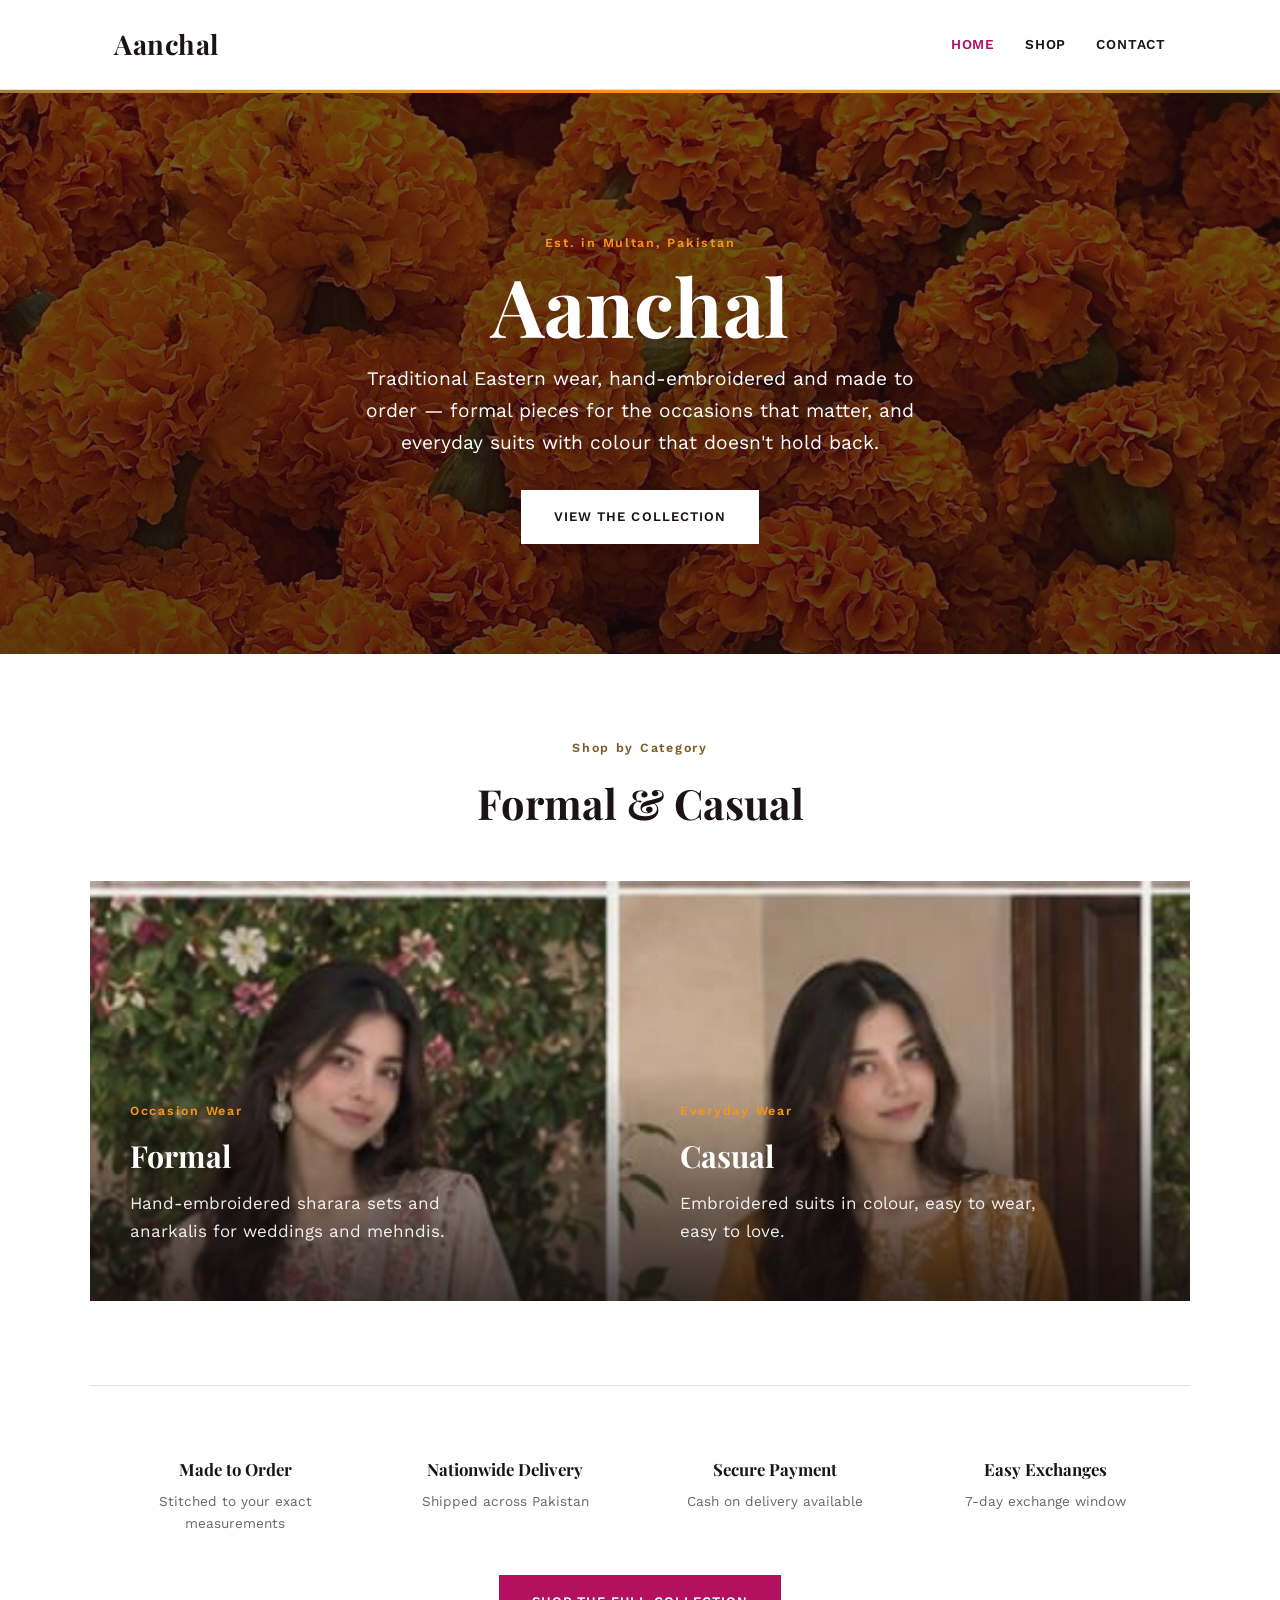
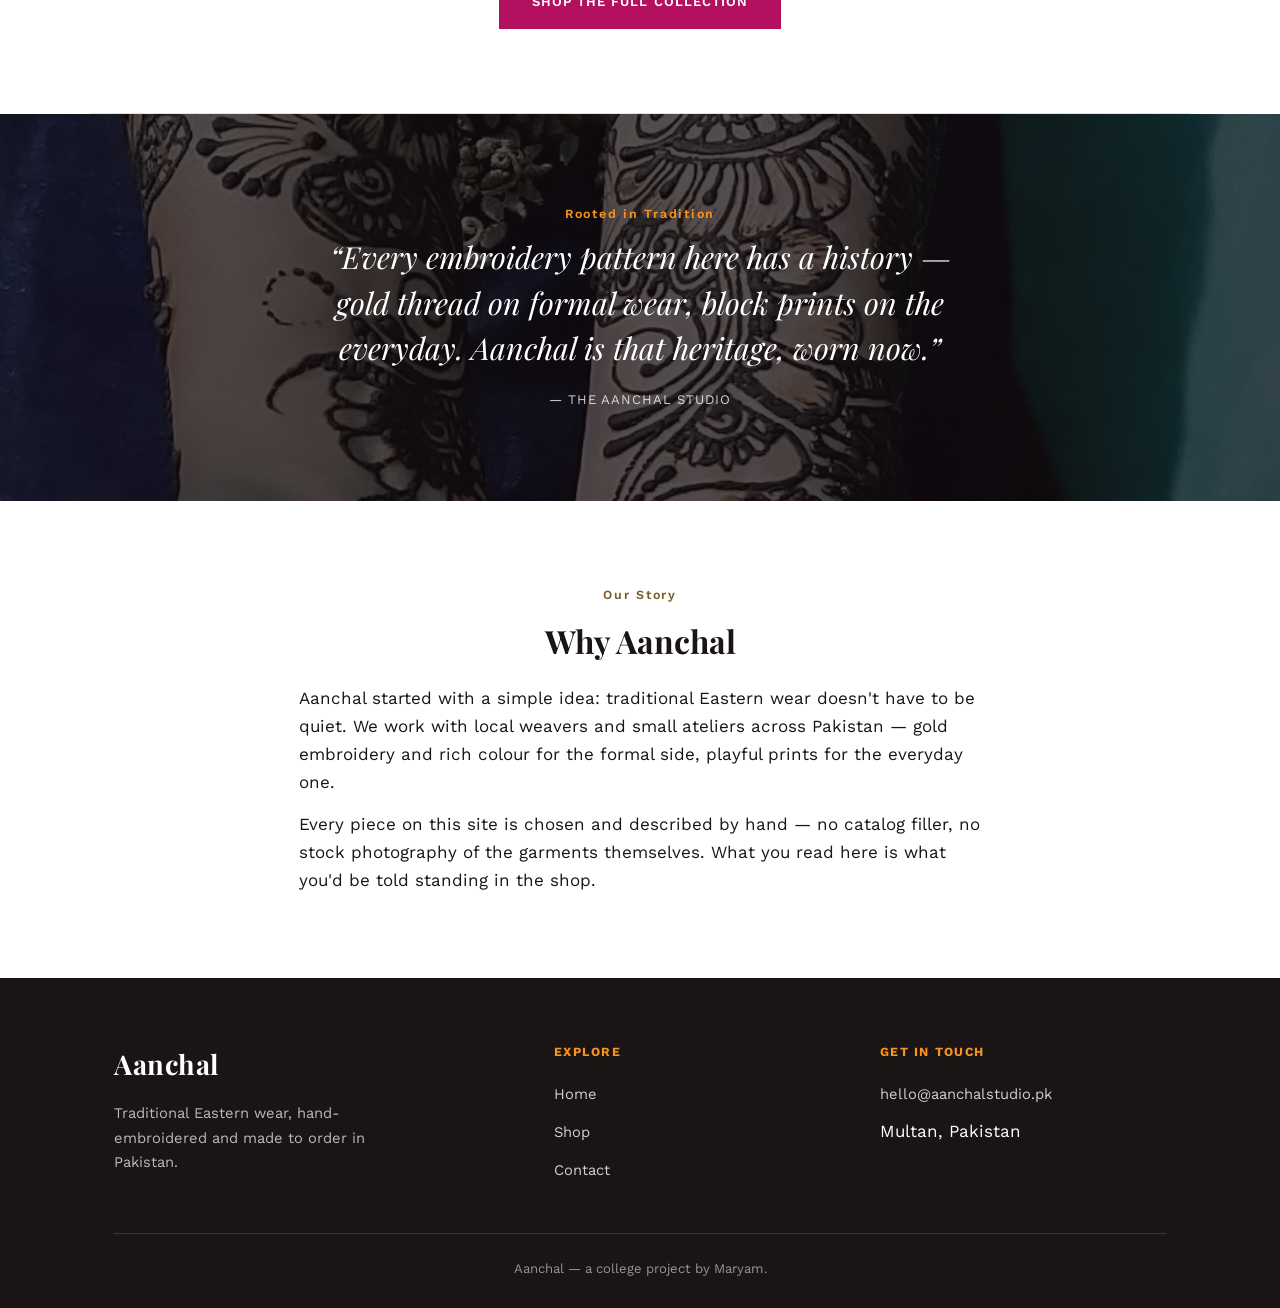
<file: index.html>
<!DOCTYPE html>
<html lang="en">
<head>
  <meta charset="UTF-8">
  <meta name="viewport" content="width=device-width, initial-scale=1.0">
  <title>Aanchal — Traditional Eastern Wear</title>
  <link rel="preconnect" href="https://fonts.googleapis.com">
  <link href="https://fonts.googleapis.com/css2?family=Playfair+Display:ital,wght@0,700;1,600&family=Work+Sans:wght@400;500;600&display=swap" rel="stylesheet">
  <link rel="stylesheet" href="style.css">
</head>
<body>

  <header class="site-header">
    <div class="wrap">
      <a class="mark" href="index.html">Aanchal</a>
      <nav>
        <a href="index.html" aria-current="page">Home</a>
        <a href="shop.html">Shop</a>
        <a href="contact.html">Contact</a>
      </nav>
    </div>
  </header>
  <div class="trim"></div>

  <main>
    <section class="hero">
      <div class="wrap">
        <span class="eyebrow">Est. in Multan, Pakistan</span>
        <h1>Aanchal</h1>
        <p>Traditional Eastern wear, hand-embroidered and made to order — formal pieces for the occasions that matter, and everyday suits with colour that doesn't hold back.</p>
        <a class="button on-dark" href="shop.html">View the Collection</a>
      </div>
    </section>

    <section class="collection wrap reveal">
      <div class="section-head">
        <span class="eyebrow">Shop by Category</span>
        <h2>Formal &amp; Casual</h2>
      </div>
      <div class="category-tiles">
        <a class="tile tile-formal" href="shop.html">
          <div class="tile-body">
            <span class="eyebrow">Occasion Wear</span>
            <h3>Formal</h3>
            <p>Hand-embroidered sharara sets and anarkalis for weddings and mehndis.</p>
          </div>
        </a>
        <a class="tile tile-casual" href="shop.html">
          <div class="tile-body">
            <span class="eyebrow">Everyday Wear</span>
            <h3>Casual</h3>
            <p>Embroidered suits in colour, easy to wear, easy to love.</p>
          </div>
        </a>
      </div>
    </section>

    <section class="trust wrap reveal">
      <div class="trust-grid">
        <div class="trust-item">
          <strong>Made to Order</strong>
          <span>Stitched to your exact measurements</span>
        </div>
        <div class="trust-item">
          <strong>Nationwide Delivery</strong>
          <span>Shipped across Pakistan</span>
        </div>
        <div class="trust-item">
          <strong>Secure Payment</strong>
          <span>Cash on delivery available</span>
        </div>
        <div class="trust-item">
          <strong>Easy Exchanges</strong>
          <span>7-day exchange window</span>
        </div>
      </div>
      <div class="trust-cta">
        <a class="button" href="shop.html">Shop the Full Collection</a>
      </div>
    </section>

    <section class="heritage-strip reveal">
      <div class="wrap">
        <span class="eyebrow">Rooted in Tradition</span>
        <p>&ldquo;Every embroidery pattern here has a history — gold thread on formal wear, block prints on the everyday. Aanchal is that heritage, worn now.&rdquo;</p>
        <cite>— The Aanchal Studio</cite>
      </div>
    </section>

    <section class="story reveal">
      <span class="eyebrow story-eyebrow">Our Story</span>
      <h2>Why Aanchal</h2>
      <p>Aanchal started with a simple idea: traditional Eastern wear doesn't have to be quiet. We work with local weavers and small ateliers across Pakistan — gold embroidery and rich colour for the formal side, playful prints for the everyday one.</p>
      <p>Every piece on this site is chosen and described by hand — no catalog filler, no stock photography of the garments themselves. What you read here is what you'd be told standing in the shop.</p>
    </section>
  </main>

  <footer class="site-footer">
    <div class="wrap">
      <div class="footer-grid">
        <div>
          <a class="mark" href="index.html">Aanchal</a>
          <p>Traditional Eastern wear, hand-embroidered and made to order in Pakistan.</p>
        </div>
        <div class="footer-col">
          <h4>Explore</h4>
          <ul>
            <li><a href="index.html">Home</a></li>
            <li><a href="shop.html">Shop</a></li>
            <li><a href="contact.html">Contact</a></li>
          </ul>
        </div>
        <div class="footer-col">
          <h4>Get in Touch</h4>
          <ul>
            <li><a href="mailto:hello@aanchalstudio.pk">hello@aanchalstudio.pk</a></li>
            <li>Multan, Pakistan</li>
          </ul>
        </div>
      </div>
      <div class="bottom">
        <p>Aanchal — a college project by Maryam.</p>
      </div>
    </div>
  </footer>

  <script src="script.js"></script>
</body>
</html>
</file>
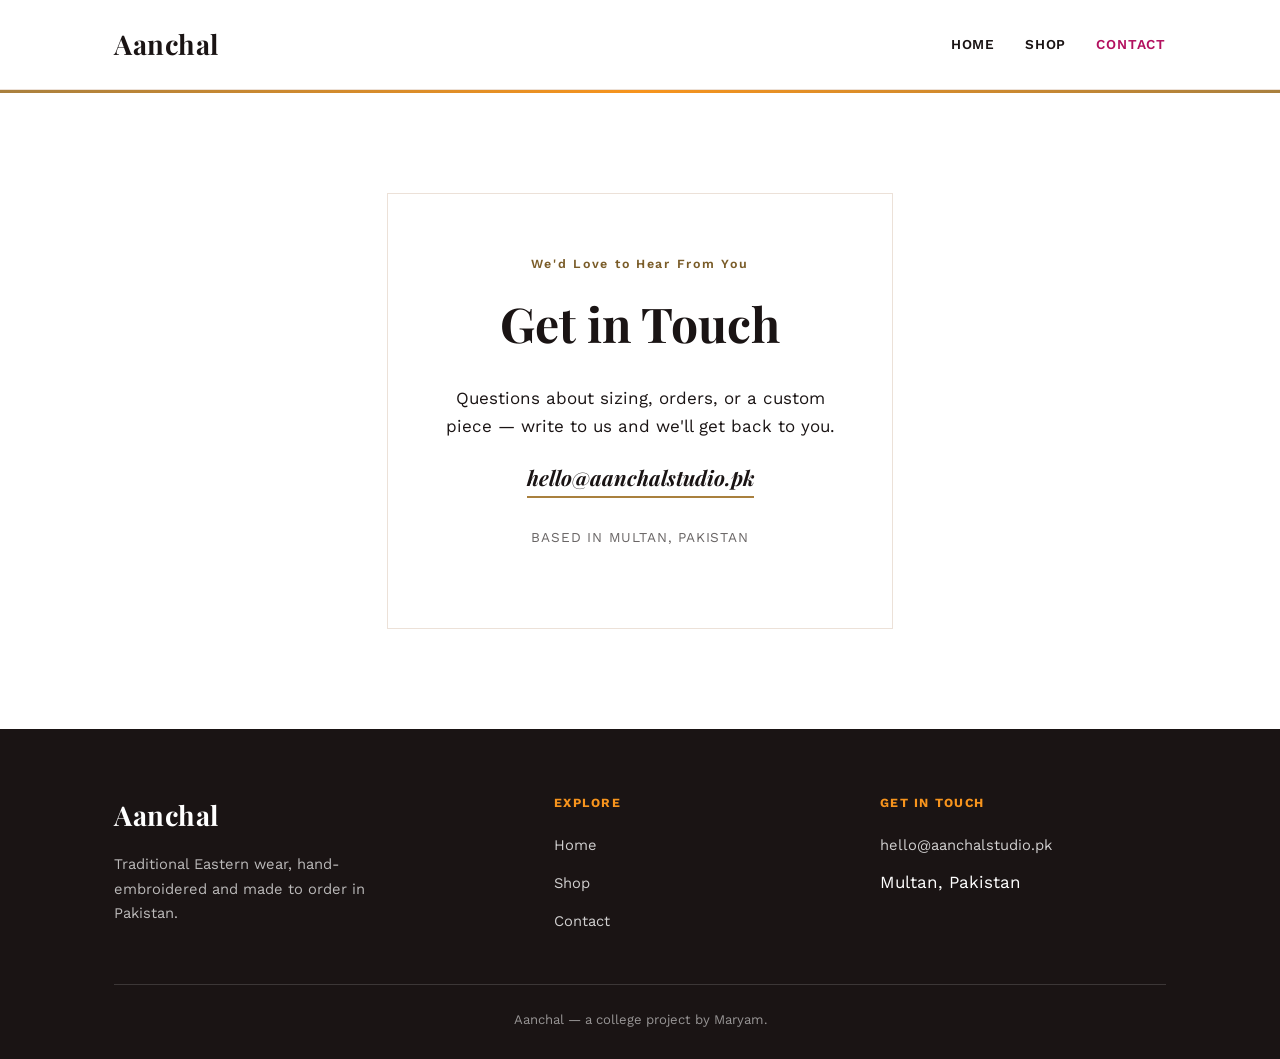
<file: contact.html>
<!DOCTYPE html>
<html lang="en">
<head>
  <meta charset="UTF-8">
  <meta name="viewport" content="width=device-width, initial-scale=1.0">
  <title>Contact — Aanchal</title>
  <link rel="preconnect" href="https://fonts.googleapis.com">
  <link href="https://fonts.googleapis.com/css2?family=Playfair+Display:ital,wght@0,700;1,600&family=Work+Sans:wght@400;500;600&display=swap" rel="stylesheet">
  <link rel="stylesheet" href="style.css">
</head>
<body>

  <header class="site-header">
    <div class="wrap">
      <a class="mark" href="index.html">Aanchal</a>
      <nav>
        <a href="index.html">Home</a>
        <a href="shop.html">Shop</a>
        <a href="contact.html" aria-current="page">Contact</a>
      </nav>
    </div>
  </header>
  <div class="trim"></div>

  <main class="wrap contact-main">
    <div class="contact-card reveal">
      <span class="eyebrow">We'd Love to Hear From You</span>
      <h1>Get in Touch</h1>
      <p>Questions about sizing, orders, or a custom piece — write to us and we'll get back to you.</p>
      <a class="email" href="mailto:hello@aanchalstudio.pk">hello@aanchalstudio.pk</a>
      <p class="place">Based in Multan, Pakistan</p>
    </div>
  </main>

  <footer class="site-footer">
    <div class="wrap">
      <div class="footer-grid">
        <div>
          <a class="mark" href="index.html">Aanchal</a>
          <p>Traditional Eastern wear, hand-embroidered and made to order in Pakistan.</p>
        </div>
        <div class="footer-col">
          <h4>Explore</h4>
          <ul>
            <li><a href="index.html">Home</a></li>
            <li><a href="shop.html">Shop</a></li>
            <li><a href="contact.html">Contact</a></li>
          </ul>
        </div>
        <div class="footer-col">
          <h4>Get in Touch</h4>
          <ul>
            <li><a href="mailto:hello@aanchalstudio.pk">hello@aanchalstudio.pk</a></li>
            <li>Multan, Pakistan</li>
          </ul>
        </div>
      </div>
      <div class="bottom">
        <p>Aanchal — a college project by Maryam.</p>
      </div>
    </div>
  </footer>

  <script src="script.js"></script>
</body>
</html>
</file>
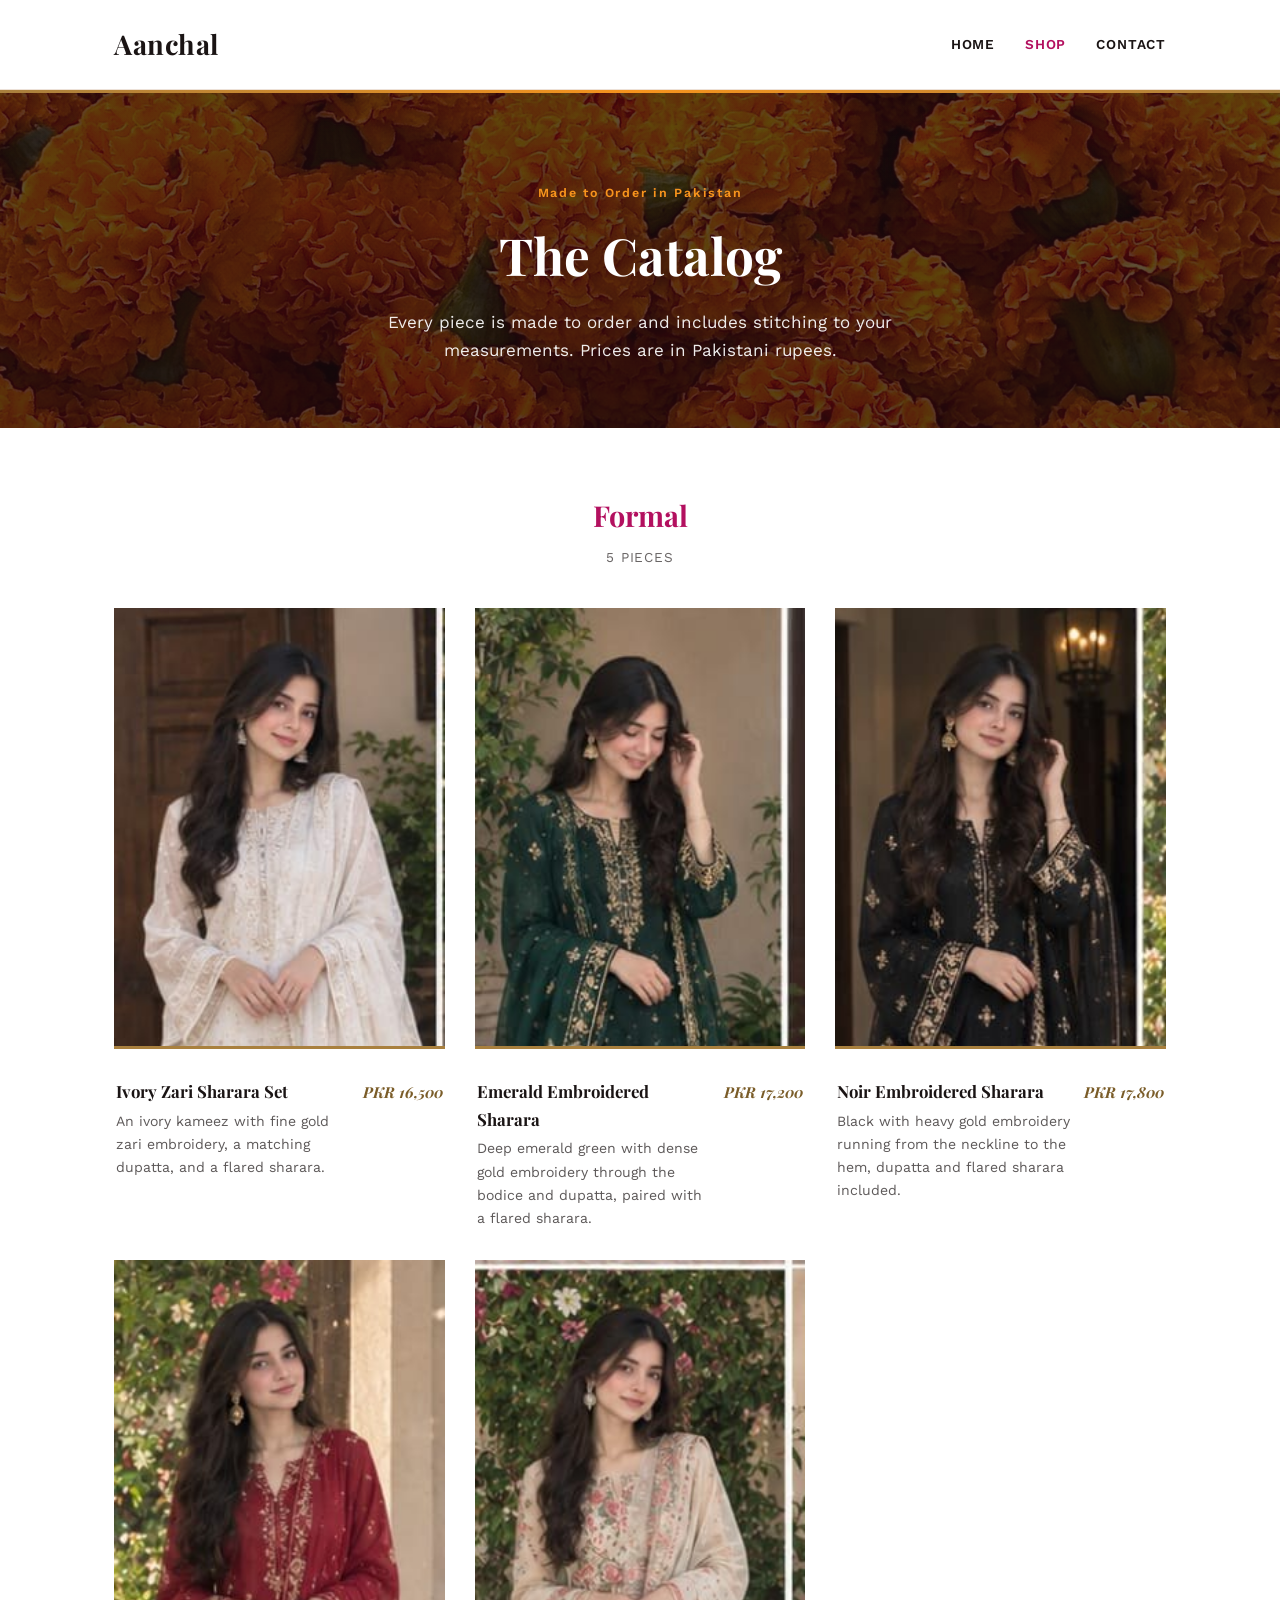
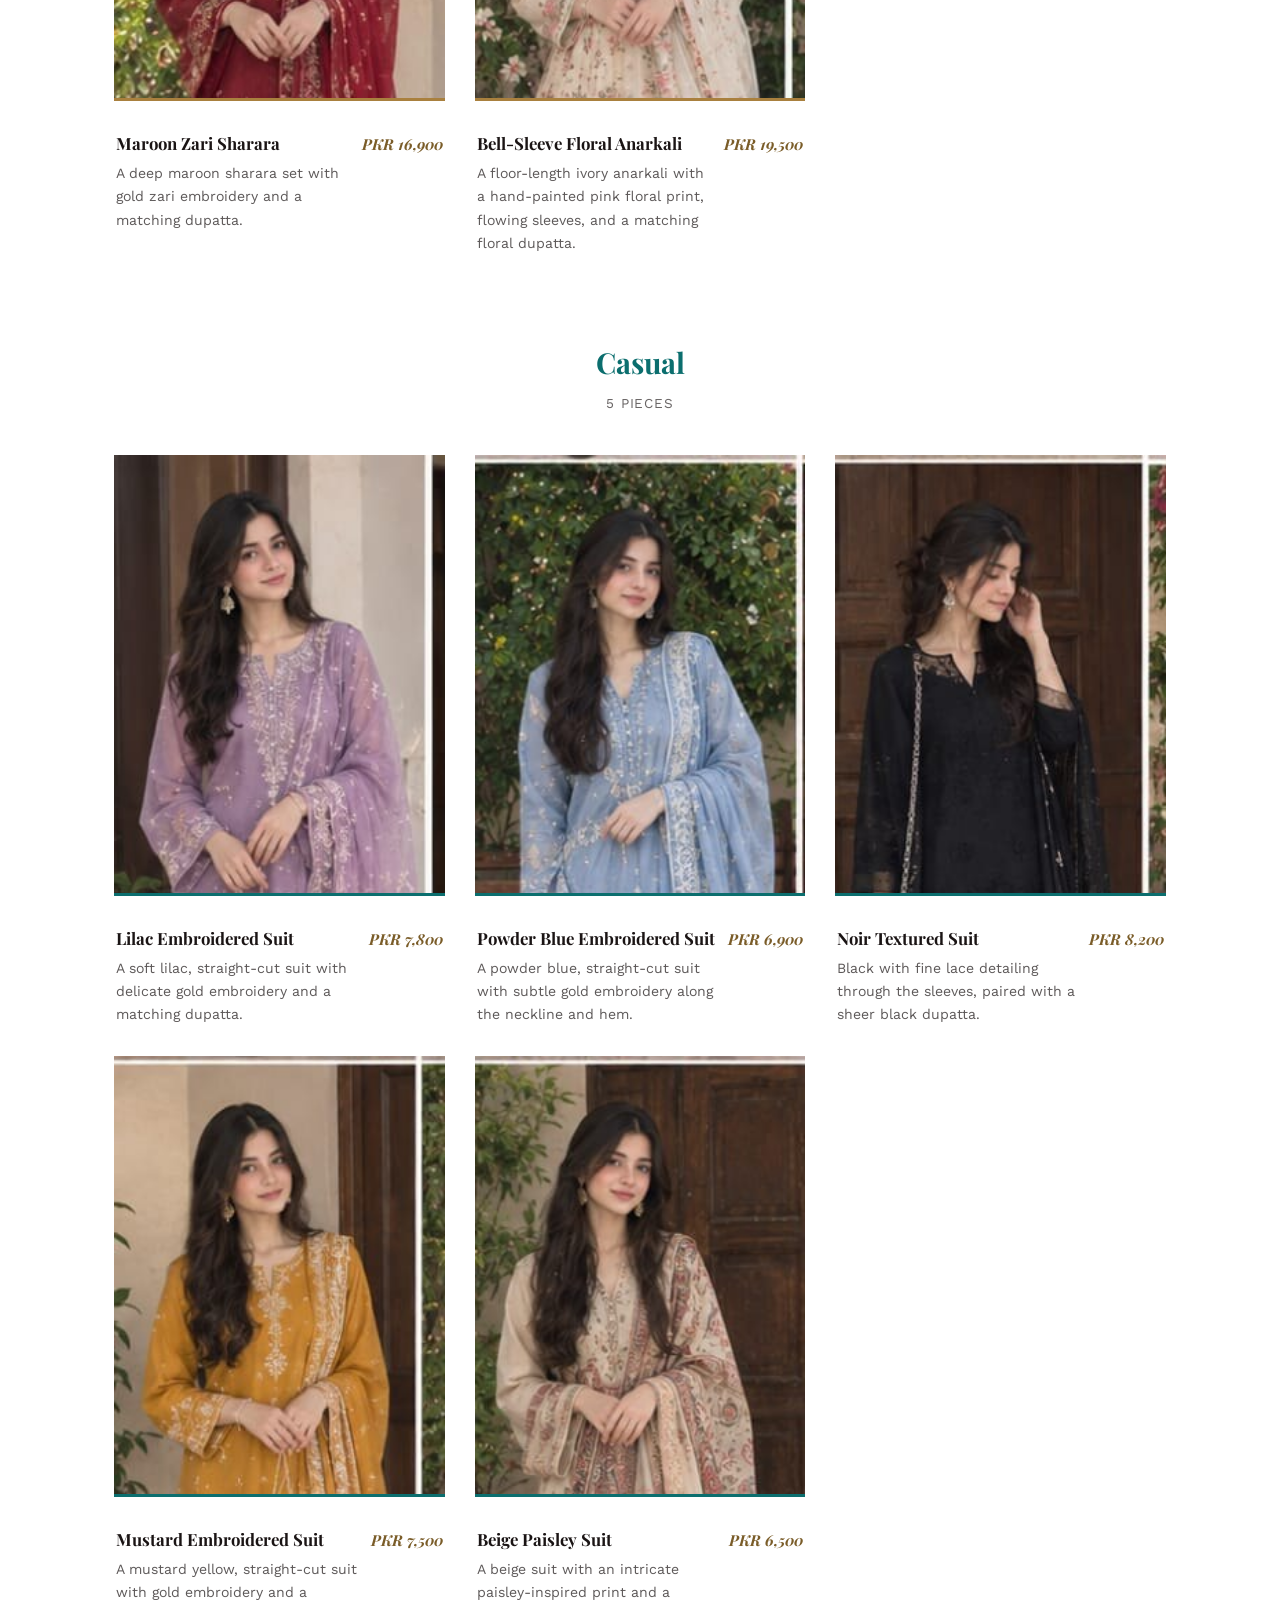
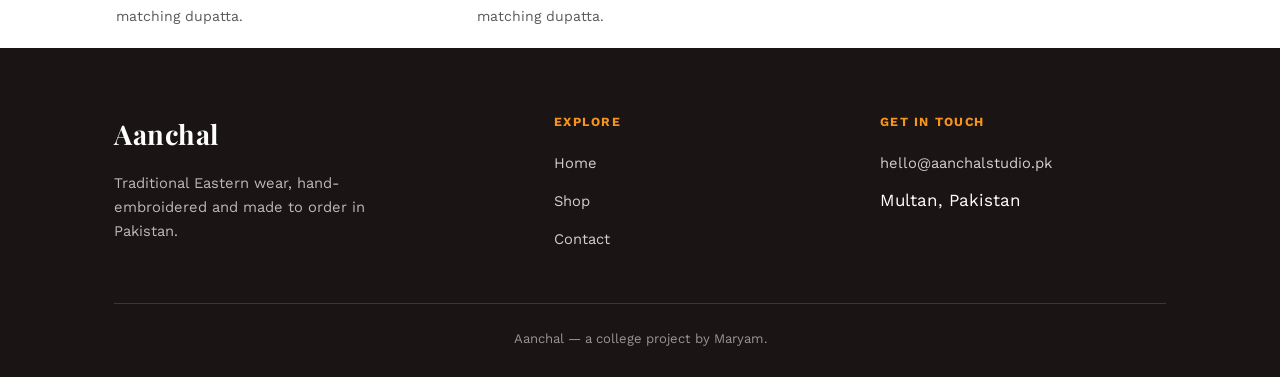
<file: shop.html>
<!DOCTYPE html>
<html lang="en">
<head>
  <meta charset="UTF-8">
  <meta name="viewport" content="width=device-width, initial-scale=1.0">
  <title>Shop — Aanchal</title>
  <link rel="preconnect" href="https://fonts.googleapis.com">
  <link href="https://fonts.googleapis.com/css2?family=Playfair+Display:ital,wght@0,700;1,600&family=Work+Sans:wght@400;500;600&display=swap" rel="stylesheet">
  <link rel="stylesheet" href="style.css">
</head>
<body>

  <header class="site-header">
    <div class="wrap">
      <a class="mark" href="index.html">Aanchal</a>
      <nav>
        <a href="index.html">Home</a>
        <a href="shop.html" aria-current="page">Shop</a>
        <a href="contact.html">Contact</a>
      </nav>
    </div>
  </header>
  <div class="trim"></div>

  <section class="page-hero">
    <div class="wrap">
      <span class="eyebrow">Made to Order in Pakistan</span>
      <h1>The Catalog</h1>
      <p>Every piece is made to order and includes stitching to your measurements. Prices are in Pakistani rupees.</p>
    </div>
  </section>

  <main class="wrap">
    <section class="category formal reveal">
      <h2>Formal</h2>
      <p class="count">5 Pieces</p>
      <div class="grid">
        <div class="card">
          <div class="card-photo">
            <img src="images/formal-ivory-sharara.jpg" alt="Ivory sharara set with gold embroidery and a matching dupatta">
          </div>
          <div class="card-body">
            <div>
              <p class="card-name">Ivory Zari Sharara Set</p>
              <p class="card-desc">An ivory kameez with fine gold zari embroidery, a matching dupatta, and a flared sharara.</p>
            </div>
            <p class="card-price">PKR 16,500</p>
          </div>
        </div>
        <div class="card">
          <div class="card-photo">
            <img src="images/formal-emerald-sharara.jpg" alt="Emerald green sharara set with dense gold embroidery">
          </div>
          <div class="card-body">
            <div>
              <p class="card-name">Emerald Embroidered Sharara</p>
              <p class="card-desc">Deep emerald green with dense gold embroidery through the bodice and dupatta, paired with a flared sharara.</p>
            </div>
            <p class="card-price">PKR 17,200</p>
          </div>
        </div>
        <div class="card">
          <div class="card-photo">
            <img src="images/formal-noir-sharara.jpg" alt="Black sharara set with heavy gold embroidery">
          </div>
          <div class="card-body">
            <div>
              <p class="card-name">Noir Embroidered Sharara</p>
              <p class="card-desc">Black with heavy gold embroidery running from the neckline to the hem, dupatta and flared sharara included.</p>
            </div>
            <p class="card-price">PKR 17,800</p>
          </div>
        </div>
        <div class="card">
          <div class="card-photo">
            <img src="images/formal-maroon-sharara.jpg" alt="Maroon sharara set with gold zari embroidery">
          </div>
          <div class="card-body">
            <div>
              <p class="card-name">Maroon Zari Sharara</p>
              <p class="card-desc">A deep maroon sharara set with gold zari embroidery and a matching dupatta.</p>
            </div>
            <p class="card-price">PKR 16,900</p>
          </div>
        </div>
        <div class="card">
          <div class="card-photo">
            <img src="images/formal-floral-anarkali.jpg" alt="Ivory floor-length anarkali with a pink floral print">
          </div>
          <div class="card-body">
            <div>
              <p class="card-name">Bell-Sleeve Floral Anarkali</p>
              <p class="card-desc">A floor-length ivory anarkali with a hand-painted pink floral print, flowing sleeves, and a matching floral dupatta.</p>
            </div>
            <p class="card-price">PKR 19,500</p>
          </div>
        </div>
      </div>
    </section>

    <section class="category casual reveal">
      <h2>Casual</h2>
      <p class="count">5 Pieces</p>
      <div class="grid">
        <div class="card casual">
          <div class="card-photo">
            <img src="images/casual-lilac-suit.jpg" alt="Lilac suit with delicate gold embroidery">
          </div>
          <div class="card-body">
            <div>
              <p class="card-name">Lilac Embroidered Suit</p>
              <p class="card-desc">A soft lilac, straight-cut suit with delicate gold embroidery and a matching dupatta.</p>
            </div>
            <p class="card-price">PKR 7,800</p>
          </div>
        </div>
        <div class="card casual">
          <div class="card-photo">
            <img src="images/casual-powder-blue-suit.jpg" alt="Powder blue suit with subtle gold embroidery">
          </div>
          <div class="card-body">
            <div>
              <p class="card-name">Powder Blue Embroidered Suit</p>
              <p class="card-desc">A powder blue, straight-cut suit with subtle gold embroidery along the neckline and hem.</p>
            </div>
            <p class="card-price">PKR 6,900</p>
          </div>
        </div>
        <div class="card casual">
          <div class="card-photo">
            <img src="images/casual-noir-textured-suit.jpg" alt="Black textured suit with fine lace detailing">
          </div>
          <div class="card-body">
            <div>
              <p class="card-name">Noir Textured Suit</p>
              <p class="card-desc">Black with fine lace detailing through the sleeves, paired with a sheer black dupatta.</p>
            </div>
            <p class="card-price">PKR 8,200</p>
          </div>
        </div>
        <div class="card casual">
          <div class="card-photo">
            <img src="images/casual-mustard-suit.jpg" alt="Mustard yellow suit with gold embroidery">
          </div>
          <div class="card-body">
            <div>
              <p class="card-name">Mustard Embroidered Suit</p>
              <p class="card-desc">A mustard yellow, straight-cut suit with gold embroidery and a matching dupatta.</p>
            </div>
            <p class="card-price">PKR 7,500</p>
          </div>
        </div>
        <div class="card casual">
          <div class="card-photo">
            <img src="images/casual-beige-paisley-suit.jpg" alt="Beige suit with a paisley-inspired print">
          </div>
          <div class="card-body">
            <div>
              <p class="card-name">Beige Paisley Suit</p>
              <p class="card-desc">A beige suit with an intricate paisley-inspired print and a matching dupatta.</p>
            </div>
            <p class="card-price">PKR 6,500</p>
          </div>
        </div>
      </div>
    </section>
  </main>

  <footer class="site-footer">
    <div class="wrap">
      <div class="footer-grid">
        <div>
          <a class="mark" href="index.html">Aanchal</a>
          <p>Traditional Eastern wear, hand-embroidered and made to order in Pakistan.</p>
        </div>
        <div class="footer-col">
          <h4>Explore</h4>
          <ul>
            <li><a href="index.html">Home</a></li>
            <li><a href="shop.html">Shop</a></li>
            <li><a href="contact.html">Contact</a></li>
          </ul>
        </div>
        <div class="footer-col">
          <h4>Get in Touch</h4>
          <ul>
            <li><a href="mailto:hello@aanchalstudio.pk">hello@aanchalstudio.pk</a></li>
            <li>Multan, Pakistan</li>
          </ul>
        </div>
      </div>
      <div class="bottom">
        <p>Aanchal — a college project by Maryam.</p>
      </div>
    </div>
  </footer>

  <script src="script.js"></script>
</body>
</html>
</file>
<file: style.css>
:root {
  --white: #ffffff;
  --ink: #1a1414;
  --rani: #b3105f;
  --marigold: #f7941d;
  --teal: #0b6e6e;
  --gold: #a9803e;
  --gold-text: #7a5c28;
  --rani-tint: #fbe8f0;
  --teal-tint: #e3f0ef;
  --paper: #fdfaf6;
  --line: #ece1d8;

  --display: "Playfair Display", Georgia, "Times New Roman", serif;
  --sans: "Work Sans", Arial, Helvetica, sans-serif;
}

* {
  box-sizing: border-box;
}

html {
  scroll-behavior: smooth;
}

body {
  margin: 0;
  background: var(--white);
  color: var(--ink);
  font-family: var(--sans);
  font-size: 17px;
  line-height: 1.65;
}

a {
  color: var(--rani);
}

a:focus-visible,
button:focus-visible {
  outline: 2px solid var(--teal);
  outline-offset: 3px;
}

img {
  max-width: 100%;
}

.wrap {
  max-width: 1100px;
  margin: 0 auto;
  padding: 0 24px;
}

.eyebrow {
  display: block;
  font-size: 0.78rem;
  font-weight: 600;
  letter-spacing: 0.14em;
  color: var(--gold-text);
  margin-bottom: 10px;
}

/* ---- reveal-on-scroll ---- */

.reveal {
  opacity: 0;
  transform: translateY(18px);
  transition: opacity 0.7s ease, transform 0.7s ease;
}

.reveal.is-visible {
  opacity: 1;
  transform: none;
}

@media (prefers-reduced-motion: reduce) {
  .reveal {
    opacity: 1;
    transform: none;
    transition: none;
  }
}

/* ---- header ---- */

.site-header {
  border-bottom: 1px solid var(--line);
  background: var(--white);
  position: relative;
  z-index: 5;
}

.site-header .wrap {
  display: flex;
  align-items: center;
  justify-content: space-between;
  padding-top: 22px;
  padding-bottom: 22px;
}

.mark {
  font-family: var(--display);
  font-weight: 700;
  font-size: 1.7rem;
  letter-spacing: 0.02em;
  text-decoration: none;
  color: var(--ink);
}

.site-header nav {
  display: flex;
  gap: 30px;
}

.site-header nav a {
  color: var(--ink);
  text-decoration: none;
  font-size: 0.85rem;
  font-weight: 600;
  letter-spacing: 0.06em;
  text-transform: uppercase;
}

.site-header nav a:hover,
.site-header nav a[aria-current="page"] {
  color: var(--rani);
}

/* ---- gold trim ---- */

.trim {
  height: 3px;
  background: linear-gradient(90deg, var(--gold), var(--marigold), var(--gold));
}

/* ---- buttons ---- */

.button {
  display: inline-block;
  background: var(--rani);
  color: var(--white);
  font-family: var(--sans);
  font-weight: 600;
  font-size: 0.82rem;
  letter-spacing: 0.08em;
  text-transform: uppercase;
  text-decoration: none;
  padding: 15px 32px;
  border: 1px solid var(--rani);
  transition: background-color 0.15s ease, color 0.15s ease;
}

.button:hover {
  background: transparent;
  color: var(--rani);
}

.button.ghost {
  background: transparent;
  color: var(--ink);
  border-color: var(--ink);
}

.button.ghost:hover {
  background: var(--ink);
  color: var(--white);
}

.button.on-dark {
  background: var(--white);
  color: var(--ink);
  border-color: var(--white);
}

.button.on-dark:hover {
  background: transparent;
  color: var(--white);
}

/* ---- hero ---- */

.hero {
  position: relative;
  padding: 140px 0 110px;
  text-align: center;
  color: var(--white);
  background-image: linear-gradient(rgba(20, 10, 14, 0.62), rgba(20, 10, 14, 0.68)), url("images/texture/marigold.jpg");
  background-size: cover;
  background-position: center 30%;
}

.hero .wrap {
  position: relative;
}

.hero .eyebrow {
  color: var(--marigold);
}

.hero h1 {
  font-family: var(--display);
  font-weight: 700;
  font-size: clamp(3rem, 8vw, 5rem);
  margin: 0 0 16px;
  line-height: 1.05;
  color: var(--white);
  animation: settleIn 0.8s ease-out both;
}

.hero p {
  max-width: 46ch;
  margin: 0 auto 32px;
  font-size: 1.2rem;
  color: var(--white);
  opacity: 0.92;
  animation: settleIn 0.8s ease-out 0.15s both;
}

.hero .button {
  animation: settleIn 0.8s ease-out 0.3s both;
}

@keyframes settleIn {
  from {
    opacity: 0;
    transform: translateY(16px);
  }
  to {
    opacity: 1;
    transform: none;
  }
}

@media (prefers-reduced-motion: reduce) {
  .hero h1,
  .hero p,
  .hero .button {
    animation: none;
  }
}

/* ---- section heading ---- */

.section-head {
  text-align: center;
  max-width: 58ch;
  margin: 0 auto 44px;
}

.section-head h2 {
  font-family: var(--display);
  font-weight: 700;
  font-size: clamp(2rem, 5vw, 2.6rem);
  margin: 0 0 10px;
}

.section-head p {
  margin: 0;
  color: var(--ink);
  opacity: 0.7;
}

/* ---- shop by category tiles ---- */

.category-tiles {
  display: grid;
  grid-template-columns: 1fr 1fr;
}

.tile {
  position: relative;
  min-height: 420px;
  display: flex;
  align-items: flex-end;
  padding: 40px;
  color: var(--white);
  text-decoration: none;
  background-size: cover;
  background-position: top center;
}

.tile::before {
  content: "";
  position: absolute;
  inset: 0;
  background: linear-gradient(to top, rgba(15, 8, 10, 0.75), rgba(15, 8, 10, 0.05) 55%);
}

.tile-formal {
  background-image: url("images/formal-floral-anarkali.jpg");
}

.tile-casual {
  background-image: url("images/casual-mustard-suit.jpg");
}

.tile-body {
  position: relative;
  z-index: 1;
}

.tile .eyebrow {
  color: var(--marigold);
}

.tile h3 {
  font-family: var(--display);
  font-weight: 700;
  font-size: 1.9rem;
  margin: 0 0 8px;
  color: var(--white);
}

.tile p {
  margin: 0 0 16px;
  max-width: 34ch;
  opacity: 0.92;
}

/* ---- collection grid (shared by home + shop) ---- */

.collection {
  padding: 84px 0;
}

.collection.on-paper {
  background: var(--paper);
}

.grid {
  display: grid;
  grid-template-columns: repeat(3, 1fr);
  gap: 30px;
}

.card {
  display: flex;
  flex-direction: column;
}

.card-photo {
  position: relative;
  overflow: hidden;
  aspect-ratio: 3 / 4;
  border-bottom: 3px solid var(--gold);
}

.card.casual .card-photo {
  border-bottom-color: var(--teal);
}

.card-photo img {
  width: 100%;
  height: 100%;
  object-fit: cover;
  object-position: top center;
  display: block;
  transition: transform 0.4s ease;
}

.card:hover .card-photo img {
  transform: scale(1.04);
}

.card-body {
  padding: 16px 2px 0;
  display: flex;
  justify-content: space-between;
  align-items: baseline;
  gap: 10px;
}

.card-name {
  font-family: var(--display);
  font-weight: 700;
  font-size: 1.05rem;
  margin: 0 0 4px;
}

.card-desc {
  margin: 0;
  font-size: 0.88rem;
  opacity: 0.7;
  max-width: 34ch;
}

.card-price {
  flex-shrink: 0;
  font-family: var(--display);
  font-weight: 700;
  font-style: italic;
  font-size: 0.95rem;
  color: var(--gold-text);
  white-space: nowrap;
}

.collection-more {
  text-align: center;
  margin-top: 46px;
}

/* ---- trust badges + cta ---- */

.trust {
  padding: 70px 24px 84px;
  border-top: 1px solid var(--line);
  border-bottom: 1px solid var(--line);
}

.trust-grid {
  display: grid;
  grid-template-columns: repeat(4, 1fr);
  gap: 28px;
  text-align: center;
  margin-bottom: 40px;
}

.trust-item strong {
  display: block;
  font-family: var(--display);
  font-size: 1.05rem;
  margin-bottom: 6px;
}

.trust-item span {
  display: block;
  font-size: 0.85rem;
  opacity: 0.65;
}

.trust-cta {
  text-align: center;
}

/* ---- traditional element divider ---- */

.heritage-strip {
  position: relative;
  padding: 90px 0;
  text-align: center;
  color: var(--white);
  background-image: linear-gradient(rgba(20, 10, 14, 0.72), rgba(20, 10, 14, 0.72)), url("images/texture/henna-crop.jpg");
  background-size: cover;
  background-position: center;
}

.heritage-strip .wrap {
  max-width: 62ch;
}

.heritage-strip .eyebrow {
  color: var(--marigold);
}

.heritage-strip p {
  font-family: var(--display);
  font-style: italic;
  font-size: clamp(1.4rem, 3.5vw, 1.9rem);
  line-height: 1.5;
  margin: 0;
  color: var(--white);
}

.heritage-strip cite {
  display: block;
  margin-top: 18px;
  font-family: var(--sans);
  font-style: normal;
  font-size: 0.82rem;
  letter-spacing: 0.08em;
  text-transform: uppercase;
  opacity: 0.8;
}

/* ---- split (formal/casual intro, kept for shop page use) ---- */

.split {
  display: grid;
  grid-template-columns: 1fr 1fr;
}

.split > div {
  padding: 56px 44px;
}

.split .formal {
  background: var(--rani-tint);
}

.split .casual {
  background: var(--teal-tint);
}

.split .tag {
  display: inline-block;
  font-size: 0.78rem;
  font-weight: 600;
  letter-spacing: 0.1em;
  text-transform: uppercase;
  color: var(--rani);
  margin-bottom: 10px;
}

.split .casual .tag {
  color: var(--teal);
}

.split h2 {
  font-family: var(--display);
  font-weight: 700;
  font-size: 1.7rem;
  margin: 0 0 12px;
}

.split p {
  margin: 0;
  max-width: 42ch;
}

/* ---- story ---- */

.story {
  padding: 84px 0;
  max-width: 62ch;
  margin: 0 auto;
  text-align: center;
}

.story-eyebrow {
  text-align: center;
}

.story h2 {
  font-family: var(--display);
  font-weight: 700;
  font-size: 2rem;
  margin: 0 0 16px;
}

.story p {
  margin: 0 0 14px;
  text-align: left;
}

.story p:last-child {
  margin-bottom: 0;
}

/* ---- shop page hero ---- */

.page-hero {
  position: relative;
  padding: 90px 0 64px;
  text-align: center;
  color: var(--white);
  background-image: linear-gradient(rgba(20, 10, 14, 0.68), rgba(20, 10, 14, 0.7)), url("images/texture/marigold.jpg");
  background-size: cover;
  background-position: center 35%;
}

.page-hero .eyebrow {
  color: var(--marigold);
}

.page-hero h1 {
  font-family: var(--display);
  font-weight: 700;
  font-size: clamp(2.4rem, 6vw, 3.2rem);
  margin: 0 0 10px;
  color: var(--white);
}

.page-hero p {
  margin: 0 auto;
  max-width: 48ch;
  color: var(--white);
  opacity: 0.92;
}

.category {
  padding: 64px 0 20px;
}

.category h2 {
  font-family: var(--display);
  font-weight: 700;
  font-size: 1.8rem;
  color: var(--rani);
  margin: 0 0 6px;
  text-align: center;
}

.category.casual h2 {
  color: var(--teal);
}

.category .count {
  text-align: center;
  font-size: 0.85rem;
  letter-spacing: 0.06em;
  text-transform: uppercase;
  color: var(--ink);
  opacity: 0.65;
  margin: 0 0 40px;
}

/* ---- contact ---- */

.contact-main {
  padding: 100px 0;
  display: flex;
  justify-content: center;
  text-align: center;
}

.contact-card {
  max-width: 46ch;
  border: 1px solid var(--line);
  padding: 60px 50px;
}

.contact-card h1 {
  font-family: var(--display);
  font-weight: 700;
  font-size: clamp(2.2rem, 6vw, 3rem);
  margin: 0 0 20px;
}

.contact-card p {
  margin: 0 0 20px;
}

.contact-card .email {
  display: inline-block;
  font-family: var(--display);
  font-weight: 700;
  font-style: italic;
  font-size: 1.3rem;
  border-bottom: 2px solid var(--gold);
  padding-bottom: 2px;
  text-decoration: none;
  color: var(--ink);
}

.contact-card .place {
  margin-top: 28px;
  font-size: 0.85rem;
  letter-spacing: 0.06em;
  text-transform: uppercase;
  color: var(--ink);
  opacity: 0.65;
}

/* ---- footer ---- */

.site-footer {
  background: var(--ink);
  color: var(--white);
  padding: 64px 0 28px;
}

.footer-grid {
  display: grid;
  grid-template-columns: 1.4fr 1fr 1fr;
  gap: 40px;
  padding-bottom: 40px;
  border-bottom: 1px solid rgba(255, 255, 255, 0.15);
}

.footer-grid .mark {
  color: var(--white);
}

.footer-grid p {
  margin: 14px 0 0;
  opacity: 0.7;
  max-width: 32ch;
  font-size: 0.92rem;
}

.footer-col h4 {
  font-size: 0.78rem;
  letter-spacing: 0.1em;
  text-transform: uppercase;
  color: var(--marigold);
  margin: 0 0 16px;
}

.footer-col ul {
  list-style: none;
  margin: 0;
  padding: 0;
}

.footer-col li {
  margin-bottom: 10px;
}

.footer-col a {
  color: var(--white);
  opacity: 0.8;
  text-decoration: none;
  font-size: 0.92rem;
}

.footer-col a:hover {
  opacity: 1;
  color: var(--marigold);
}

.site-footer .bottom {
  padding-top: 24px;
  text-align: center;
}

.site-footer .bottom p {
  margin: 0;
  font-size: 0.82rem;
  opacity: 0.55;
}

/* ---- mobile ---- */

@media (max-width: 860px) {
  .grid {
    grid-template-columns: repeat(2, 1fr);
  }

  .category-tiles {
    grid-template-columns: 1fr;
  }

  .trust-grid {
    grid-template-columns: 1fr 1fr;
    gap: 24px;
  }

  .footer-grid {
    grid-template-columns: 1fr;
    gap: 30px;
  }
}

@media (max-width: 640px) {
  .wrap {
    padding: 0 18px;
  }

  .site-header .wrap {
    flex-direction: column;
    align-items: flex-start;
    gap: 12px;
  }

  .site-header nav {
    gap: 18px;
  }

  .hero {
    padding: 96px 0 72px;
  }

  .page-hero,
  .heritage-strip {
    padding: 56px 0;
  }

  .category {
    padding: 40px 0 10px;
  }

  .trust {
    padding: 48px 18px 56px;
  }

  .grid {
    grid-template-columns: 1fr 1fr;
    gap: 16px;
  }

  .card-body {
    flex-direction: column;
    align-items: flex-start;
    gap: 4px;
  }

  .split {
    grid-template-columns: 1fr;
  }

  .split > div {
    padding: 40px 24px;
  }

  .tile {
    min-height: 320px;
    padding: 28px;
  }

  .contact-card {
    padding: 40px 24px;
  }

  .contact-main {
    padding: 64px 0;
  }
}

@media (max-width: 420px) {
  .grid {
    grid-template-columns: 1fr;
  }
}
</file>
